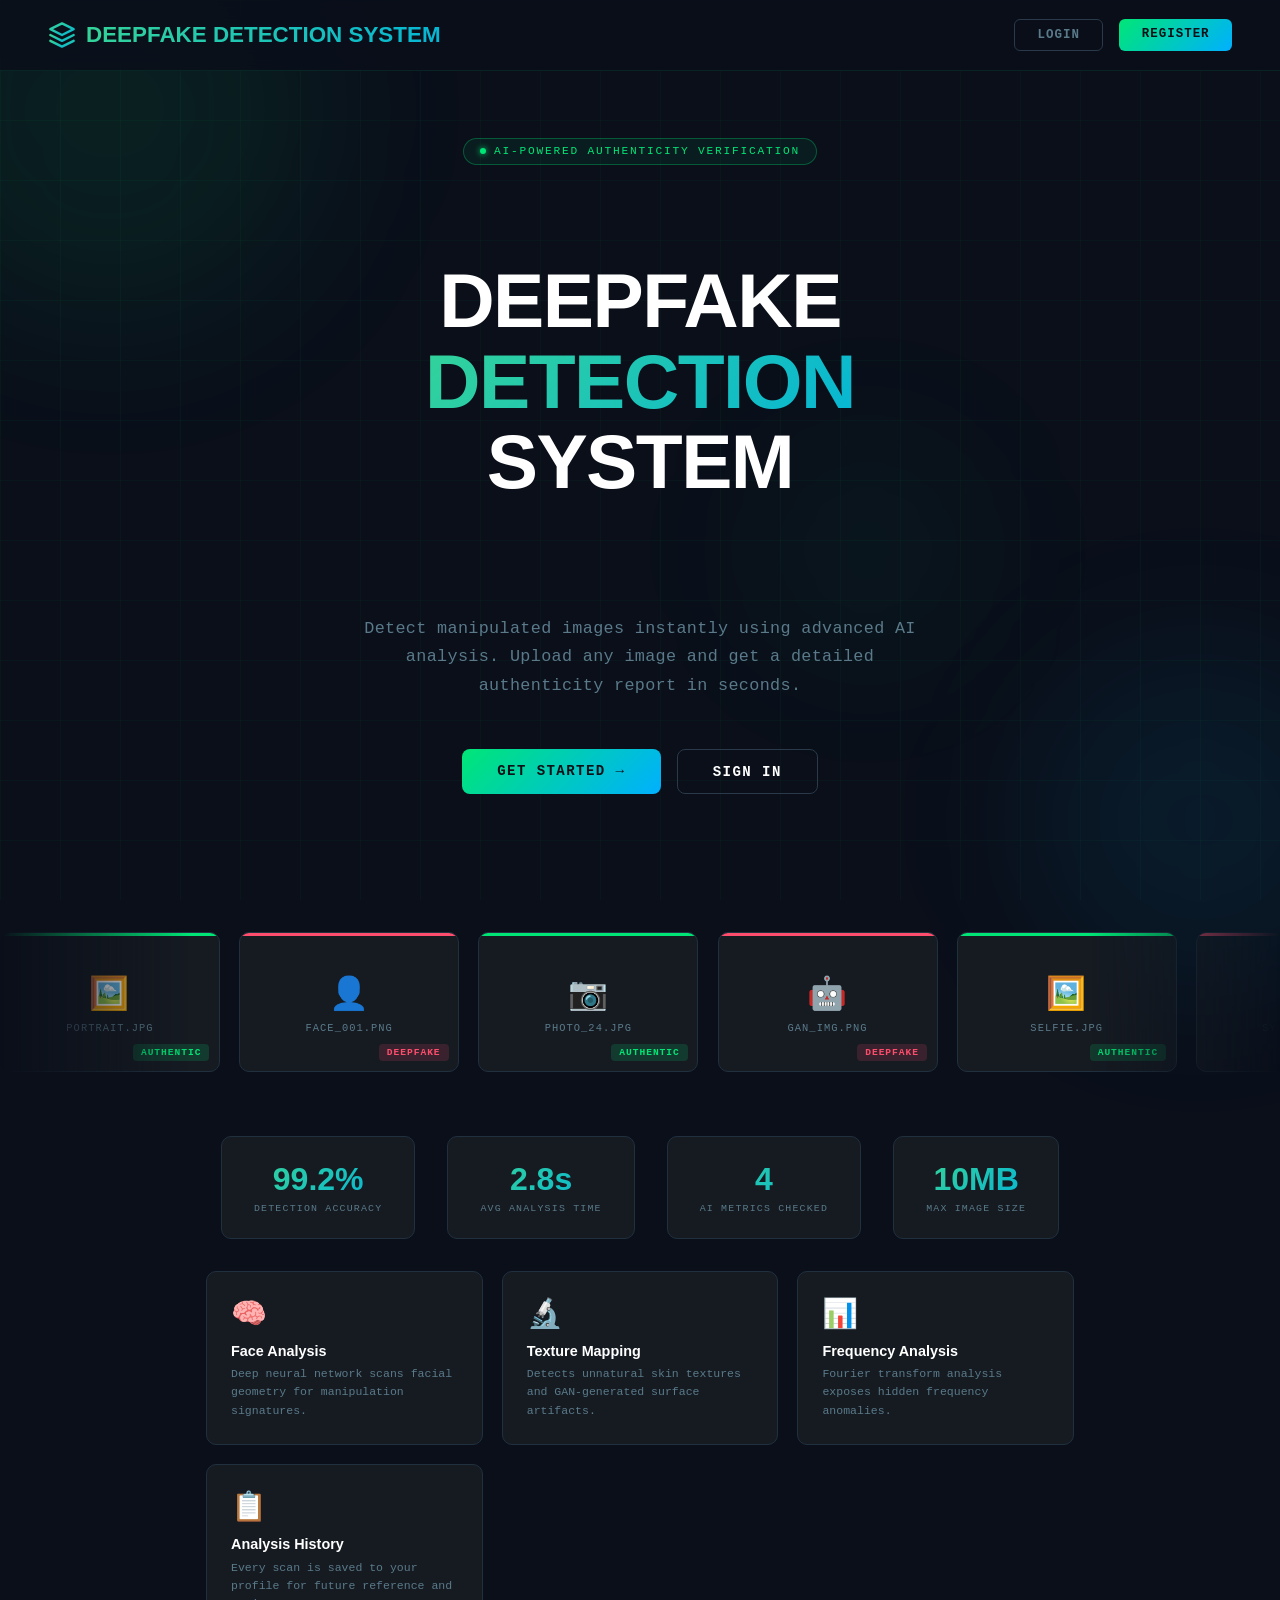
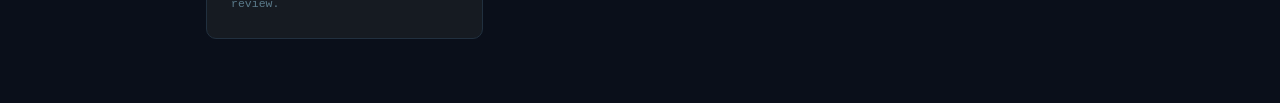
<file: frontend/landingpage.html>
<!DOCTYPE html>
<html lang="en">
<head>
    <meta charset="UTF-8">
    <meta name="viewport" content="width=device-width, initial-scale=1.0">
    <title>DeepGuard – Deepfake Detection System</title>
    <link rel="stylesheet" href="shared.css">
    <style>
        /* ── Landing page specific ── */
        body { overflow-x: hidden; padding: 0; }

        /* Animated grid background */
        .bg-grid {
            position: fixed; inset: 0; z-index: 0;
            background-image:
                linear-gradient(rgba(0,230,118,0.04) 1px, transparent 1px),
                linear-gradient(90deg, rgba(0,230,118,0.04) 1px, transparent 1px);
            background-size: 60px 60px;
            animation: gridShift 20s linear infinite;
        }
        @keyframes gridShift {
            0%   { background-position: 0 0; }
            100% { background-position: 60px 60px; }
        }

        /* Floating orbs */
        .orb {
            position: fixed; border-radius: 50%; filter: blur(80px);
            pointer-events: none; z-index: 0;
        }
        .orb-1 { width:420px;height:420px;background:rgba(0,230,118,0.08);top:-100px;left:-100px;animation:orbFloat1 12s ease-in-out infinite; }
        .orb-2 { width:320px;height:320px;background:rgba(0,176,255,0.08);bottom:-80px;right:-80px;animation:orbFloat2 15s ease-in-out infinite; }
        .orb-3 { width:200px;height:200px;background:rgba(0,230,118,0.05);top:50%;left:60%;animation:orbFloat3 10s ease-in-out infinite; }
        @keyframes orbFloat1 { 0%,100%{transform:translate(0,0)} 50%{transform:translate(40px,30px)} }
        @keyframes orbFloat2 { 0%,100%{transform:translate(0,0)} 50%{transform:translate(-30px,-40px)} }
        @keyframes orbFloat3 { 0%,100%{transform:translate(0,0)} 50%{transform:translate(20px,-25px)} }

        /* Nav */
        .nav {
            position: fixed; top: 0; left: 0; right: 0; z-index: 100;
            display: flex; align-items: center; justify-content: space-between;
            padding: 1.2rem 3rem;
            background: rgba(10,15,26,0.85);
            backdrop-filter: blur(12px);
            border-bottom: 1px solid rgba(0,230,118,0.1);
        }
        .nav-logo { display:flex;align-items:center;gap:10px;text-decoration:none; }
        .nav-logo-text { font-size:1.4rem;font-weight:800;background:linear-gradient(to right,#34d399,#06b6d4);-webkit-background-clip:text;background-clip:text;-webkit-text-fill-color:transparent; }
        .nav-links { display:flex;gap:1rem; }
        .btn-nav {
            padding:0.5rem 1.4rem;border-radius:6px;font-family:'Courier New',monospace;
            font-size:0.78rem;font-weight:700;letter-spacing:0.08em;cursor:pointer;
            text-decoration:none;transition:all 0.2s;
        }
        .btn-nav-outline { border:1px solid #2a3a4a;color:#5a7a8a;background:transparent; }
        .btn-nav-outline:hover { border-color:#00e676;color:#00e676; }
        .btn-nav-fill { background:linear-gradient(135deg,#00e676,#00b0ff);color:#0d1117;border:none; }
        .btn-nav-fill:hover { opacity:0.85;transform:scale(1.03); }

        /* Hero */
        .hero {
            position:relative;z-index:1;
            min-height:100vh;
            display:flex;flex-direction:column;align-items:center;justify-content:center;
            text-align:center;padding:6rem 2rem 4rem;
            gap:2rem;
        }
        .hero-badge {
            display:inline-flex;align-items:center;gap:0.5rem;
            border:1px solid rgba(0,230,118,0.3);background:rgba(0,230,118,0.06);
            color:#00e676;font-family:'Courier New',monospace;font-size:0.7rem;
            letter-spacing:0.16em;padding:0.4rem 1rem;border-radius:20px;
            animation:fadeDown 0.6s ease both;
        }
        .hero-badge-dot { width:6px;height:6px;background:#00e676;border-radius:50%;box-shadow:0 0 6px #00e676;animation:pulse 2s ease infinite; }
        @keyframes pulse { 0%,100%{opacity:1}50%{opacity:0.4} }

        .hero-title {
            font-size: clamp(2.8rem, 6vw, 5.5rem);
            font-weight: 900;
            line-height: 1.05;
            letter-spacing: -0.02em;
            color: #fff;
            animation: fadeUp 0.7s ease 0.1s both;
        }
        .hero-title span {
            background: linear-gradient(135deg, #34d399, #06b6d4);
            -webkit-background-clip: text; background-clip: text;
            -webkit-text-fill-color: transparent;
        }
        .hero-sub {
            font-size:1.05rem;color:#5a7a8a;max-width:560px;line-height:1.7;
            font-family:'Courier New',monospace;letter-spacing:0.02em;
            animation: fadeUp 0.7s ease 0.2s both;
        }
        .hero-cta {
            display:flex;gap:1rem;flex-wrap:wrap;justify-content:center;
            animation: fadeUp 0.7s ease 0.3s both;
        }
        .btn-cta {
            padding:0.85rem 2.2rem;border-radius:8px;font-family:'Courier New',monospace;
            font-size:0.88rem;font-weight:700;letter-spacing:0.1em;cursor:pointer;
            text-decoration:none;transition:all 0.2s;
        }
        .btn-cta-primary { background:linear-gradient(135deg,#00e676,#00b0ff);color:#0d1117;border:none; }
        .btn-cta-primary:hover { opacity:0.87;transform:translateY(-2px);box-shadow:0 8px 24px rgba(0,230,118,0.25); }
        .btn-cta-secondary { background:transparent;border:1px solid #2a3a4a;color:#ffffff; }
        .btn-cta-secondary:hover { border-color:#00e676;color:#00e676;transform:translateY(-2px); }

        /* Sliding image strip */
        .img-strip-wrap {
            position:relative;z-index:1;
            width:100%;overflow:hidden;
            padding:2rem 0;
            mask-image:linear-gradient(90deg,transparent,black 15%,black 85%,transparent);
            -webkit-mask-image:linear-gradient(90deg,transparent,black 15%,black 85%,transparent);
            animation: fadeUp 0.7s ease 0.4s both;
        }
        .img-strip {
            display:flex;gap:1.2rem;
            animation:slideLeft 30s linear infinite;
            width:max-content;
        }
        .img-strip:hover { animation-play-state:paused; }
        @keyframes slideLeft { 0%{transform:translateX(0)} 100%{transform:translateX(-50%)} }

        .strip-card {
            width:220px;height:140px;border-radius:10px;overflow:hidden;flex-shrink:0;
            border:1px solid #21303f;position:relative;
            background:#161b22;
        }
        .strip-card-inner {
            width:100%;height:100%;display:flex;align-items:center;justify-content:center;
            font-family:'Courier New',monospace;font-size:0.65rem;letter-spacing:0.1em;
            color:#5a7a8a;flex-direction:column;gap:0.5rem;
        }
        .strip-card.real .strip-card-inner { border-top:3px solid #00e676; }
        .strip-card.fake .strip-card-inner { border-top:3px solid #ff4d6d; }
        .strip-card-label {
            position:absolute;bottom:0.6rem;right:0.6rem;
            font-family:'Courier New',monospace;font-size:0.6rem;letter-spacing:0.1em;
            padding:0.2rem 0.5rem;border-radius:4px;font-weight:700;
        }
        .strip-card.real .strip-card-label { background:rgba(0,230,118,0.15);color:#00e676; }
        .strip-card.fake .strip-card-label { background:rgba(255,77,109,0.15);color:#ff4d6d; }

        /* Stats section */
        .stats-row {
            position:relative;z-index:1;
            display:flex;gap:2rem;flex-wrap:wrap;justify-content:center;
            padding:2rem;animation:fadeUp 0.7s ease 0.5s both;
        }
        .stat-item {
            text-align:center;
            padding:1.5rem 2rem;
            border:1px solid #21303f;border-radius:10px;
            background:#161b22;min-width:140px;
            transition:border-color 0.2s,transform 0.2s;
        }
        .stat-item:hover { border-color:rgba(0,230,118,0.4);transform:translateY(-4px); }
        .stat-num {
            font-size:2rem;font-weight:900;
            background:linear-gradient(135deg,#34d399,#06b6d4);
            -webkit-background-clip:text;background-clip:text;-webkit-text-fill-color:transparent;
        }
        .stat-label { font-family:'Courier New',monospace;font-size:0.62rem;letter-spacing:0.12em;color:#5a7a8a;margin-top:0.3rem; }

        /* Features */
        .features {
            position:relative;z-index:1;
            display:grid;grid-template-columns:repeat(auto-fit,minmax(240px,1fr));
            gap:1.2rem;width:100%;max-width:900px;
            padding:0 1rem 4rem;
            animation:fadeUp 0.7s ease 0.6s both;
        }
        .feature-card {
            background:#161b22;border:1px solid #21303f;border-radius:10px;
            padding:1.5rem;transition:border-color 0.2s,transform 0.2s;
        }
        .feature-card:hover { border-color:rgba(0,230,118,0.3);transform:translateY(-3px); }
        .feature-icon { font-size:1.8rem;margin-bottom:0.8rem; }
        .feature-title { font-size:0.9rem;font-weight:700;color:#fff;margin-bottom:0.4rem; }
        .feature-desc { font-family:'Courier New',monospace;font-size:0.72rem;color:#5a7a8a;line-height:1.6; }

        @keyframes fadeUp   { from{opacity:0;transform:translateY(24px)} to{opacity:1;transform:translateY(0)} }
        @keyframes fadeDown { from{opacity:0;transform:translateY(-16px)} to{opacity:1;transform:translateY(0)} }
    </style>
</head>
<body>
    <div class="bg-grid"></div>
    <div class="orb orb-1"></div>
    <div class="orb orb-2"></div>
    <div class="orb orb-3"></div>

    <!-- NAV -->
    <nav class="nav">
        <a class="nav-logo" href="landing.html">
            <svg width="28" height="28" viewBox="0 0 24 24" fill="none" stroke-width="2" stroke-linecap="round" stroke-linejoin="round">
                <defs><linearGradient id="ng" x1="0%" y1="0%" x2="100%" y2="100%"><stop offset="0%" stop-color="#34d399"/><stop offset="100%" stop-color="#06b6d4"/></linearGradient></defs>
                <path stroke="url(#ng)" d="M12 2L2 7l10 5 10-5-10-5z"/>
                <path stroke="url(#ng)" d="M2 17l10 5 10-5"/>
                <path stroke="url(#ng)" d="M2 12l10 5 10-5"/>
            </svg>
            <span class="nav-logo-text">DEEPFAKE DETECTION SYSTEM</span>
        </a>
        <div class="nav-links">
            <a class="btn-nav btn-nav-outline" href="loginpage.html">LOGIN</a>
            <a class="btn-nav btn-nav-fill"    href="register.html">REGISTER</a>
        </div>
    </nav>

    <!-- HERO -->
    <section class="hero">
        <div class="hero-badge">
            <div class="hero-badge-dot"></div>
            AI-POWERED AUTHENTICITY VERIFICATION
        </div>

        <h1 class="hero-title">
            DEEPFAKE<br><span>DETECTION</span><br>SYSTEM
        </h1>

        <p class="hero-sub">
            Detect manipulated images instantly using advanced AI analysis.
            Upload any image and get a detailed authenticity report in seconds.
        </p>

        <div class="hero-cta">
            <a class="btn-cta btn-cta-primary"    href="register.html">GET STARTED →</a>
            <a class="btn-cta btn-cta-secondary"  href="loginpage.html">SIGN IN</a>
        </div>
    </section>

    <!-- SLIDING IMAGE STRIP -->
    <div class="img-strip-wrap">
        <div class="img-strip" id="imgStrip">
            <!-- Cards duplicated for seamless loop -->
            <div class="strip-card real"><div class="strip-card-inner"><span style="font-size:2rem">🖼️</span><span>PORTRAIT.JPG</span></div><span class="strip-card-label">AUTHENTIC</span></div>
            <div class="strip-card fake"><div class="strip-card-inner"><span style="font-size:2rem">👤</span><span>FACE_001.PNG</span></div><span class="strip-card-label">DEEPFAKE</span></div>
            <div class="strip-card real"><div class="strip-card-inner"><span style="font-size:2rem">📷</span><span>PHOTO_24.JPG</span></div><span class="strip-card-label">AUTHENTIC</span></div>
            <div class="strip-card fake"><div class="strip-card-inner"><span style="font-size:2rem">🤖</span><span>GAN_IMG.PNG</span></div><span class="strip-card-label">DEEPFAKE</span></div>
            <div class="strip-card real"><div class="strip-card-inner"><span style="font-size:2rem">🖼️</span><span>SELFIE.JPG</span></div><span class="strip-card-label">AUTHENTIC</span></div>
            <div class="strip-card fake"><div class="strip-card-inner"><span style="font-size:2rem">⚠️</span><span>SYNTH_03.JPG</span></div><span class="strip-card-label">DEEPFAKE</span></div>
            <div class="strip-card real"><div class="strip-card-inner"><span style="font-size:2rem">📸</span><span>IMG_9823.JPG</span></div><span class="strip-card-label">AUTHENTIC</span></div>
            <div class="strip-card fake"><div class="strip-card-inner"><span style="font-size:2rem">🎭</span><span>FAKE_77.PNG</span></div><span class="strip-card-label">DEEPFAKE</span></div>
            <!-- Duplicate for seamless loop -->
            <div class="strip-card real"><div class="strip-card-inner"><span style="font-size:2rem">🖼️</span><span>PORTRAIT.JPG</span></div><span class="strip-card-label">AUTHENTIC</span></div>
            <div class="strip-card fake"><div class="strip-card-inner"><span style="font-size:2rem">👤</span><span>FACE_001.PNG</span></div><span class="strip-card-label">DEEPFAKE</span></div>
            <div class="strip-card real"><div class="strip-card-inner"><span style="font-size:2rem">📷</span><span>PHOTO_24.JPG</span></div><span class="strip-card-label">AUTHENTIC</span></div>
            <div class="strip-card fake"><div class="strip-card-inner"><span style="font-size:2rem">🤖</span><span>GAN_IMG.PNG</span></div><span class="strip-card-label">DEEPFAKE</span></div>
            <div class="strip-card real"><div class="strip-card-inner"><span style="font-size:2rem">🖼️</span><span>SELFIE.JPG</span></div><span class="strip-card-label">AUTHENTIC</span></div>
            <div class="strip-card fake"><div class="strip-card-inner"><span style="font-size:2rem">⚠️</span><span>SYNTH_03.JPG</span></div><span class="strip-card-label">DEEPFAKE</span></div>
            <div class="strip-card real"><div class="strip-card-inner"><span style="font-size:2rem">📸</span><span>IMG_9823.JPG</span></div><span class="strip-card-label">AUTHENTIC</span></div>
            <div class="strip-card fake"><div class="strip-card-inner"><span style="font-size:2rem">🎭</span><span>FAKE_77.PNG</span></div><span class="strip-card-label">DEEPFAKE</span></div>
        </div>
    </div>

    <!-- STATS -->
    <div class="stats-row">
        <div class="stat-item"><div class="stat-num">99.2%</div><div class="stat-label">DETECTION ACCURACY</div></div>
        <div class="stat-item"><div class="stat-num">2.8s</div><div class="stat-label">AVG ANALYSIS TIME</div></div>
        <div class="stat-item"><div class="stat-num">4</div><div class="stat-label">AI METRICS CHECKED</div></div>
        <div class="stat-item"><div class="stat-num">10MB</div><div class="stat-label">MAX IMAGE SIZE</div></div>
    </div>

    <!-- FEATURES -->
    <div class="features">
        <div class="feature-card">
            <div class="feature-icon">🧠</div>
            <div class="feature-title">Face Analysis</div>
            <div class="feature-desc">Deep neural network scans facial geometry for manipulation signatures.</div>
        </div>
        <div class="feature-card">
            <div class="feature-icon">🔬</div>
            <div class="feature-title">Texture Mapping</div>
            <div class="feature-desc">Detects unnatural skin textures and GAN-generated surface artifacts.</div>
        </div>
        <div class="feature-card">
            <div class="feature-icon">📊</div>
            <div class="feature-title">Frequency Analysis</div>
            <div class="feature-desc">Fourier transform analysis exposes hidden frequency anomalies.</div>
        </div>
        <div class="feature-card">
            <div class="feature-icon">📋</div>
            <div class="feature-title">Analysis History</div>
            <div class="feature-desc">Every scan is saved to your profile for future reference and review.</div>
        </div>
    </div>
</body>
</html>
</file>
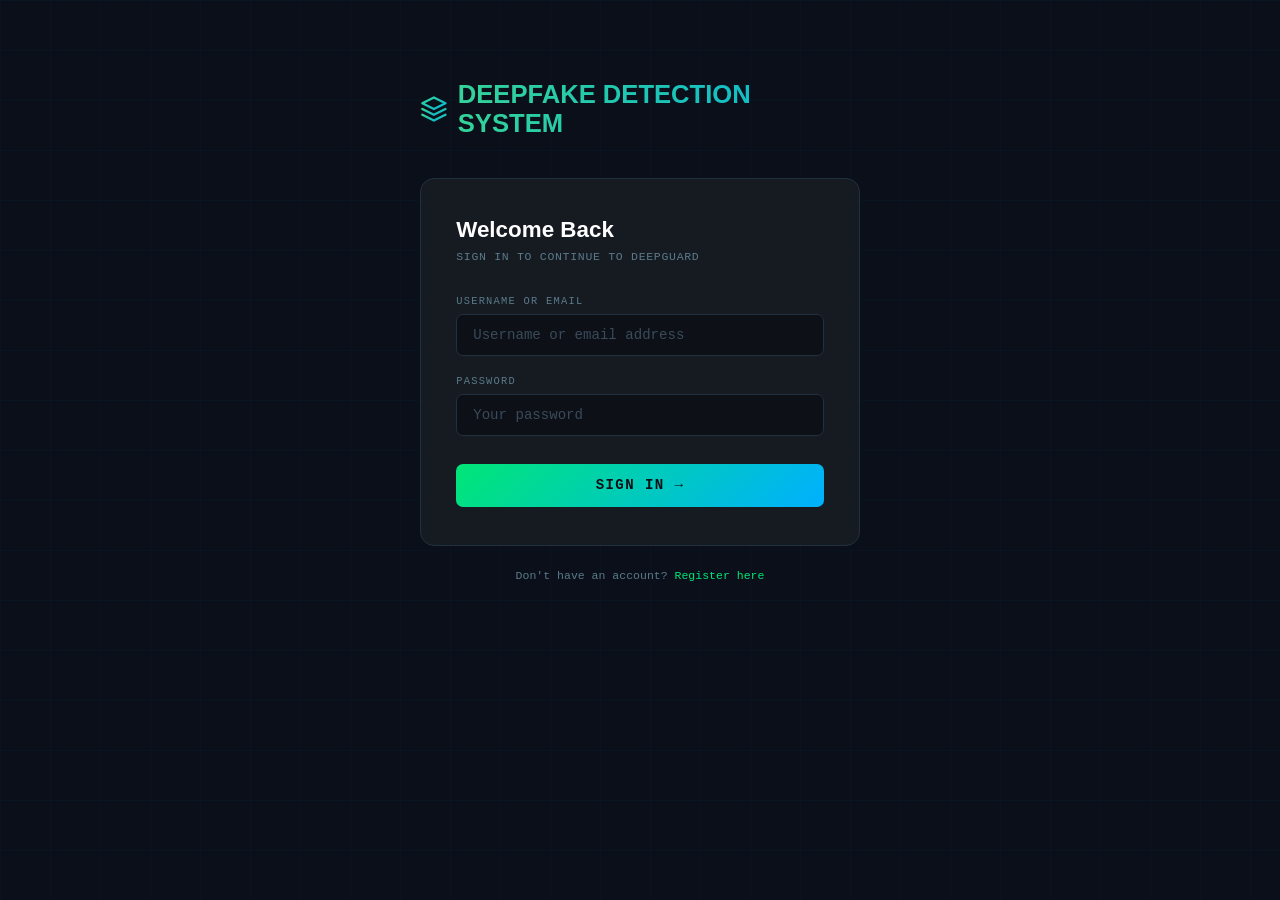
<file: frontend/loginpage.html>
<!DOCTYPE html>
<html lang="en">
<head>
    <meta charset="UTF-8">
    <meta name="viewport" content="width=device-width, initial-scale=1.0">
    <title>Login – DeepGuard</title>
    <link rel="stylesheet" href="shared.css">
    <style>
        body { justify-content: flex-start; padding-top: 0; }

        .bg-grid {
            position: fixed; inset: 0; z-index: 0;
            background-image:
                linear-gradient(rgba(0,176,255,0.03) 1px, transparent 1px),
                linear-gradient(90deg, rgba(0,176,255,0.03) 1px, transparent 1px);
            background-size: 50px 50px;
        }
        .auth-wrap { position: relative; z-index: 1; }

        .login-err {
            background: rgba(255,77,109,0.1);
            border: 1px solid rgba(255,77,109,0.35);
            color: #ff4d6d;
            font-family: 'Courier New', monospace;
            font-size: 0.72rem; letter-spacing: 0.06em;
            padding: 0.7rem 1rem; border-radius: 6px;
            margin-bottom: 1.2rem; display: none;
        }
        .login-err.show { display: block; }
    </style>
</head>
<body>
    <div class="bg-grid"></div>

    <div class="auth-wrap">
        <a class="auth-logo" href="landing.html">
            <svg width="28" height="28" viewBox="0 0 24 24" fill="none" stroke-width="2" stroke-linecap="round" stroke-linejoin="round">
                <defs><linearGradient id="ng" x1="0%" y1="0%" x2="100%" y2="100%"><stop offset="0%" stop-color="#34d399"/><stop offset="100%" stop-color="#06b6d4"/></linearGradient></defs>
                <path stroke="url(#ng)" d="M12 2L2 7l10 5 10-5-10-5z"/>
                <path stroke="url(#ng)" d="M2 17l10 5 10-5"/>
                <path stroke="url(#ng)" d="M2 12l10 5 10-5"/>
            </svg>
            <span class="auth-logo-text">DEEPFAKE DETECTION SYSTEM</span>
        </a>

        <div class="auth-card">
            <h2 class="auth-title">Welcome Back</h2>
            <p class="auth-sub">SIGN IN TO CONTINUE TO DEEPGUARD</p>

            <div class="login-err" id="loginErr">Invalid username / email or password.</div>

            <div class="field">
                <label>Username or Email</label>
                <input type="text" id="loginId" placeholder="Username or email address" autocomplete="off"/>
                <div class="field-error" id="errLoginId">This field is required.</div>
            </div>

            <div class="field">
                <label>Password</label>
                <input type="password" id="loginPwd" placeholder="Your password"/>
                <div class="field-error" id="errLoginPwd">Password is required.</div>
            </div>

            <button class="btn-submit" id="btnLogin">SIGN IN →</button>
        </div>

        <div class="auth-switch">
            Don't have an account? <a href="register.html">Register here</a>
        </div>
    </div>

    <script>
        // Allow pressing Enter to submit
        document.addEventListener('keydown', function(e) {
            if (e.key === 'Enter') document.getElementById('btnLogin').click();
        });

        document.getElementById('btnLogin').addEventListener('click', function() {
            var loginId = document.getElementById('loginId').value.trim();
            var pwd     = document.getElementById('loginPwd').value;
            var valid   = true;

            document.getElementById('errLoginId').classList.remove('show');
            document.getElementById('errLoginPwd').classList.remove('show');
            document.getElementById('loginErr').classList.remove('show');

            if (!loginId) {
                document.getElementById('errLoginId').classList.add('show'); valid = false;
            }
            if (!pwd) {
                document.getElementById('errLoginPwd').classList.add('show'); valid = false;
            }
            if (!valid) return;

            // Check against saved users
            var users = JSON.parse(localStorage.getItem('dg_users') || '[]');
            var user  = users.find(function(u) {
                return (u.username === loginId || u.email === loginId) && u.password === pwd;
            });

            if (!user) {
                document.getElementById('loginErr').classList.add('show');
                return;
            }

            // Save logged-in user session
            localStorage.setItem('dg_session', JSON.stringify({ username: user.username, email: user.email }));
            window.location.href = 'index.html';
        });
    </script>
</body>
</html>
</file>
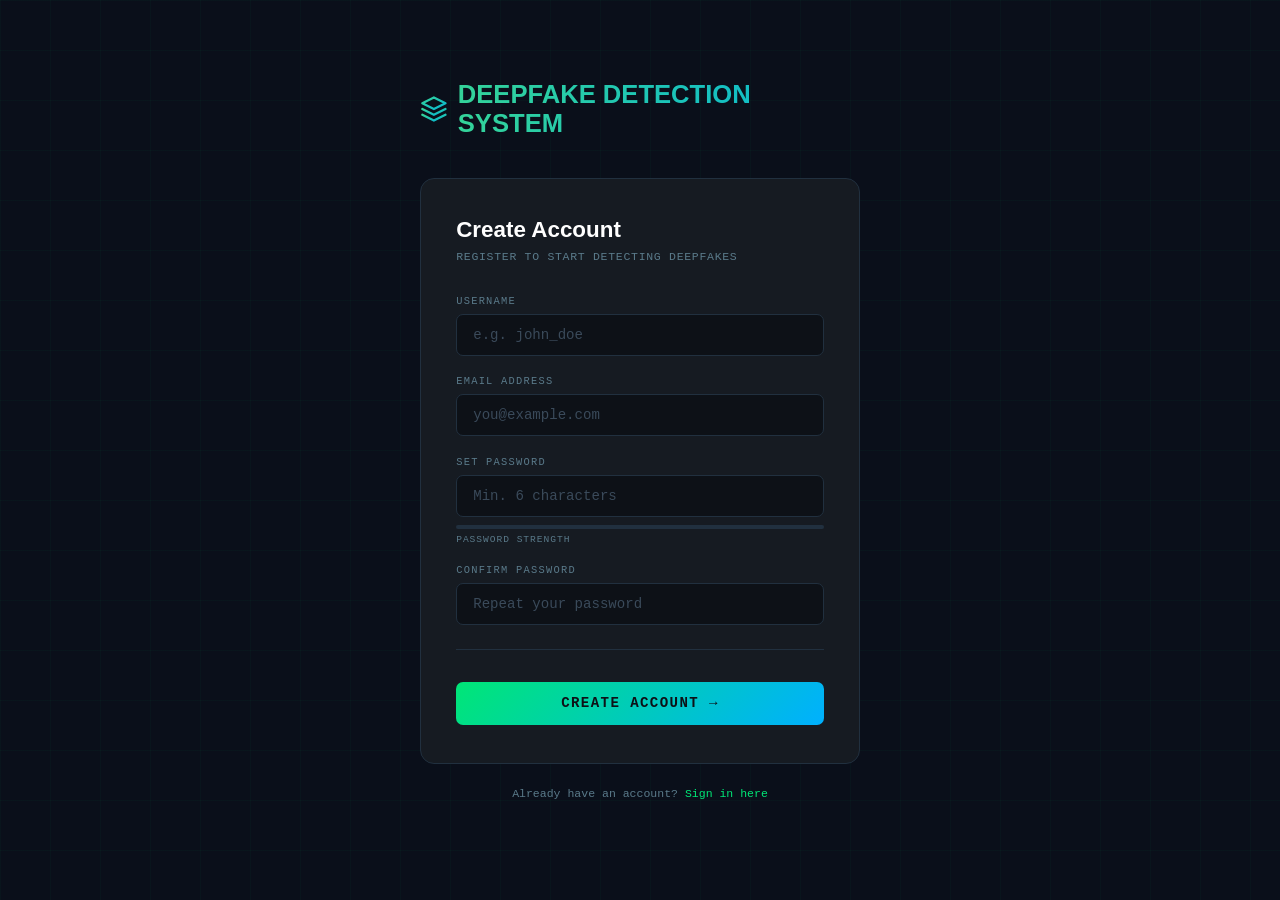
<file: frontend/register.html>
<!DOCTYPE html>
<html lang="en">
<head>
    <meta charset="UTF-8">
    <meta name="viewport" content="width=device-width, initial-scale=1.0">
    <title>Register – DeepGuard</title>
    <link rel="stylesheet" href="shared.css">
    <style>
        body { justify-content: flex-start; padding-top: 0; }

        /* Subtle animated background */
        .bg-grid {
            position: fixed; inset: 0; z-index: 0;
            background-image:
                linear-gradient(rgba(0,230,118,0.03) 1px, transparent 1px),
                linear-gradient(90deg, rgba(0,230,118,0.03) 1px, transparent 1px);
            background-size: 50px 50px;
        }
        .auth-wrap { position: relative; z-index: 1; }

        /* Password strength bar */
        .strength-wrap { margin-top: 0.5rem; }
        .strength-bar-track {
            height: 4px; background: #21303f;
            border-radius: 4px; overflow: hidden;
        }
        .strength-bar-fill {
            height: 100%; width: 0;
            border-radius: 4px;
            transition: width 0.4s, background 0.4s;
        }
        .strength-label {
            font-family: 'Courier New', monospace;
            font-size: 0.6rem; letter-spacing: 0.1em;
            color: #5a7a8a; margin-top: 0.3rem;
        }

        /* Divider */
        .divider {
            border: none; border-top: 1px solid #21303f;
            margin: 1.5rem 0;
        }
    </style>
</head>
<body>
    <div class="bg-grid"></div>

    <div class="auth-wrap">
        <a class="auth-logo" href="landing.html">
            <svg width="28" height="28" viewBox="0 0 24 24" fill="none" stroke-width="2" stroke-linecap="round" stroke-linejoin="round">
                <defs><linearGradient id="ng" x1="0%" y1="0%" x2="100%" y2="100%"><stop offset="0%" stop-color="#34d399"/><stop offset="100%" stop-color="#06b6d4"/></linearGradient></defs>
                <path stroke="url(#ng)" d="M12 2L2 7l10 5 10-5-10-5z"/>
                <path stroke="url(#ng)" d="M2 17l10 5 10-5"/>
                <path stroke="url(#ng)" d="M2 12l10 5 10-5"/>
            </svg>
            <span class="auth-logo-text">DEEPFAKE DETECTION SYSTEM</span>
        </a>

        <div class="auth-card">
            <h2 class="auth-title">Create Account</h2>
            <p class="auth-sub">REGISTER TO START DETECTING DEEPFAKES</p>

            <div class="field">
                <label>Username</label>
                <input type="text" id="regUsername" placeholder="e.g. john_doe" autocomplete="off"/>
                <div class="field-error" id="errUsername">Username is required.</div>
            </div>

            <div class="field">
                <label>Email Address</label>
                <input type="email" id="regEmail" placeholder="you@example.com" autocomplete="off"/>
                <div class="field-error" id="errEmail">Enter a valid email address.</div>
            </div>

            <div class="field">
                <label>Set Password</label>
                <input type="password" id="regPassword" placeholder="Min. 6 characters"/>
                <div class="strength-wrap">
                    <div class="strength-bar-track">
                        <div class="strength-bar-fill" id="strengthBar"></div>
                    </div>
                    <div class="strength-label" id="strengthLabel">PASSWORD STRENGTH</div>
                </div>
                <div class="field-error" id="errPassword">Password must be at least 6 characters.</div>
            </div>

            <div class="field">
                <label>Confirm Password</label>
                <input type="password" id="regConfirm" placeholder="Repeat your password"/>
                <div class="field-error" id="errConfirm">Passwords do not match.</div>
            </div>

            <hr class="divider">

            <button class="btn-submit" id="btnRegister">CREATE ACCOUNT →</button>
        </div>

        <div class="auth-switch">
            Already have an account? <a href="login.html">Sign in here</a>
        </div>
    </div>

    <script>
        // Password strength indicator
        document.getElementById('regPassword').addEventListener('input', function() {
            var val = this.value;
            var bar = document.getElementById('strengthBar');
            var lbl = document.getElementById('strengthLabel');
            var score = 0;
            if (val.length >= 6)  score++;
            if (val.length >= 10) score++;
            if (/[A-Z]/.test(val)) score++;
            if (/[0-9]/.test(val)) score++;
            if (/[^A-Za-z0-9]/.test(val)) score++;

            var colors = ['#ff4d6d','#ffaa00','#ffaa00','#00e676','#00e676'];
            var labels = ['VERY WEAK','WEAK','FAIR','STRONG','VERY STRONG'];
            var widths = ['20%','40%','60%','80%','100%'];

            bar.style.width      = val.length ? widths[Math.min(score,4)] : '0';
            bar.style.background = val.length ? colors[Math.min(score,4)] : '';
            lbl.textContent      = val.length ? labels[Math.min(score,4)] : 'PASSWORD STRENGTH';
            lbl.style.color      = val.length ? colors[Math.min(score,4)] : '#5a7a8a';
        });

        // Register submit
        document.getElementById('btnRegister').addEventListener('click', function() {
            var username = document.getElementById('regUsername').value.trim();
            var email    = document.getElementById('regEmail').value.trim();
            var password = document.getElementById('regPassword').value;
            var confirm  = document.getElementById('regConfirm').value;
            var valid    = true;

            // Clear errors
            ['errUsername','errEmail','errPassword','errConfirm'].forEach(function(id) {
                document.getElementById(id).classList.remove('show');
            });

            if (!username) {
                document.getElementById('errUsername').classList.add('show'); valid = false;
            }
            if (!email || !email.includes('@')) {
                document.getElementById('errEmail').classList.add('show'); valid = false;
            }
            if (password.length < 6) {
                document.getElementById('errPassword').classList.add('show'); valid = false;
            }
            if (password !== confirm) {
                document.getElementById('errConfirm').classList.add('show'); valid = false;
            }

            if (valid) {
                // Save user to localStorage so login can retrieve it
                var users = JSON.parse(localStorage.getItem('dg_users') || '[]');
                // Check duplicate
                var exists = users.find(function(u) { return u.email === email || u.username === username; });
                if (exists) {
                    document.getElementById('errEmail').textContent = 'Username or email already registered.';
                    document.getElementById('errEmail').classList.add('show');
                    return;
                }
                users.push({ username: username, email: email, password: password, history: [] });
                localStorage.setItem('dg_users', JSON.stringify(users));
                // Redirect to login
                window.location.href = 'loginpage.html';
            }
        });
    </script>
</body>
</html>
</file>
<file: frontend/shared.css>
/* ══════════════════════════════
   shared.css  —  used by ALL pages
   ══════════════════════════════ */

*, *::before, *::after { box-sizing: border-box; }

body {
    background-color: #0a0f1a;
    color: #ffffff;
    font-family: 'Segoe UI', Tahoma, Geneva, Verdana, sans-serif;
    display: flex;
    flex-direction: column;
    align-items: center;
    min-height: 100vh;
    margin: 0;
    padding: 40px 16px 60px;
}

/* ── Auth card (login / register) ── */
.auth-wrap {
    width: 100%;
    max-width: 440px;
    margin-top: 80px;
}
.auth-logo {
    display: flex; align-items: center; gap: 10px;
    justify-content: center; margin-bottom: 2.5rem;
    text-decoration: none;
}
.auth-logo-text {
    font-size: 1.6rem; font-weight: 900;
    background: linear-gradient(to right, #34d399, #06b6d4);
    -webkit-background-clip: text; background-clip: text;
    -webkit-text-fill-color: transparent;
}
.auth-card {
    background: #161b22;
    border: 1px solid #21303f;
    border-radius: 14px;
    padding: 2.4rem 2.2rem;
}
.auth-title {
    font-size: 1.4rem; font-weight: 800; color: #fff;
    margin: 0 0 0.4rem;
}
.auth-sub {
    font-family: 'Courier New', monospace;
    font-size: 0.72rem; letter-spacing: 0.06em;
    color: #5a7a8a; margin: 0 0 2rem;
}

/* Form fields */
.field { margin-bottom: 1.2rem; }
.field label {
    display: block;
    font-family: 'Courier New', monospace;
    font-size: 0.65rem; letter-spacing: 0.12em;
    color: #5a7a8a; text-transform: uppercase;
    margin-bottom: 0.45rem;
}
.field input {
    width: 100%;
    background: #0d1117;
    border: 1px solid #21303f;
    border-radius: 7px;
    padding: 0.75rem 1rem;
    color: #ffffff;
    font-family: 'Courier New', monospace;
    font-size: 0.88rem;
    outline: none;
    transition: border-color 0.2s, box-shadow 0.2s;
}
.field input:focus {
    border-color: #00e676;
    box-shadow: 0 0 0 3px rgba(0,230,118,0.1);
}
.field input::placeholder { color: #3a4a5a; }

/* Submit button */
.btn-submit {
    width: 100%; padding: 0.85rem;
    background: linear-gradient(135deg, #00e676, #00b0ff);
    color: #0d1117; border: none; border-radius: 7px;
    font-family: 'Courier New', monospace;
    font-size: 0.88rem; font-weight: 700;
    letter-spacing: 0.1em; cursor: pointer;
    transition: opacity 0.2s, transform 0.2s;
    margin-top: 0.5rem;
}
.btn-submit:hover { opacity: 0.87; transform: translateY(-1px); }

/* Redirect link */
.auth-switch {
    text-align: center;
    font-family: 'Courier New', monospace;
    font-size: 0.72rem; color: #5a7a8a;
    margin-top: 1.4rem;
}
.auth-switch a { color: #00e676; text-decoration: none; }
.auth-switch a:hover { text-decoration: underline; }

/* Error message */
.field-error {
    font-family: 'Courier New', monospace;
    font-size: 0.65rem; color: #ff4d6d;
    margin-top: 0.3rem; display: none;
}
.field-error.show { display: block; }
</file>
